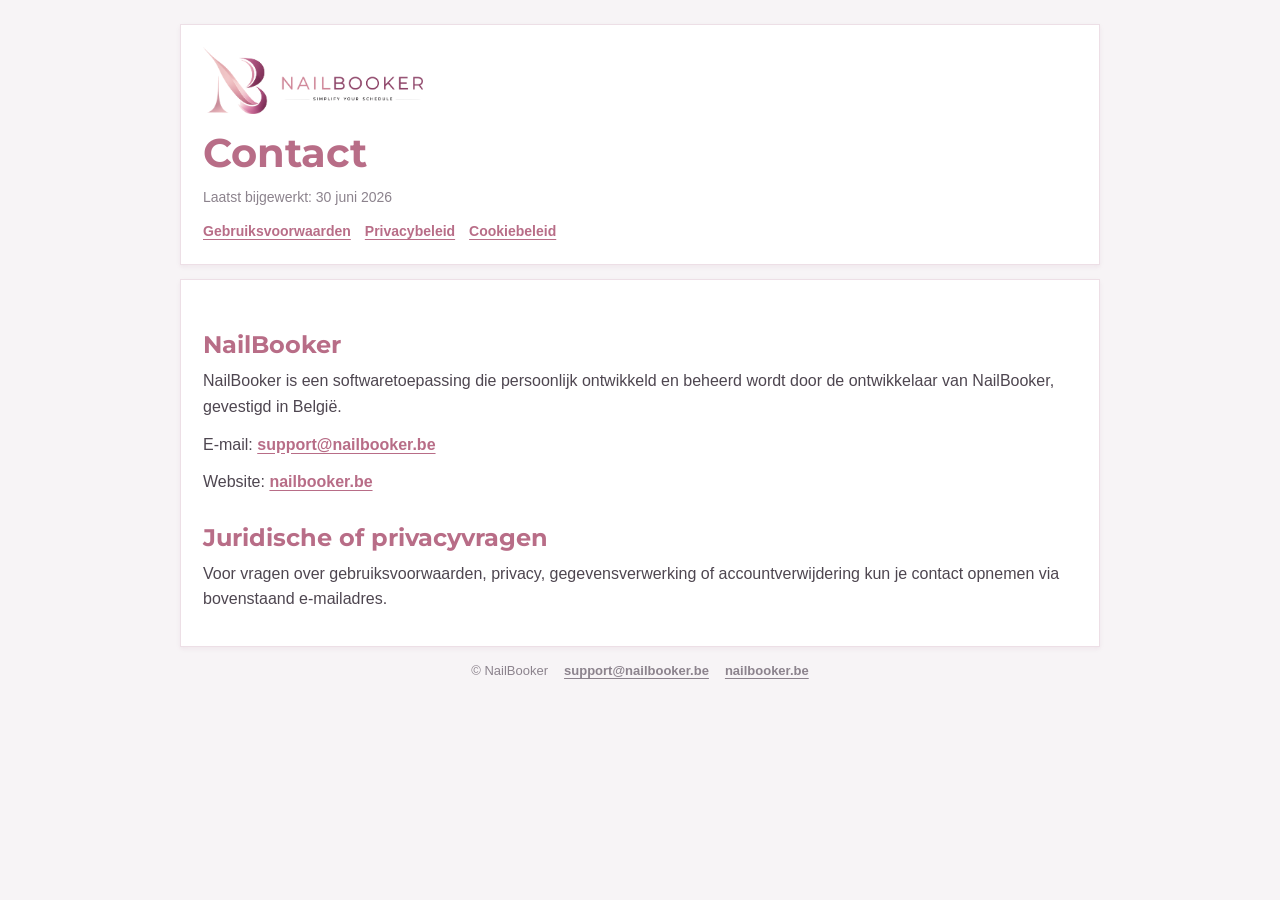
<file: contact.html>
<!DOCTYPE html>
<html lang="nl">
<head>
  <meta charset="UTF-8" />
  <meta name="viewport" content="width=device-width, initial-scale=1.0" />
  <link rel="preconnect" href="https://fonts.googleapis.com">
  <link rel="preconnect" href="https://fonts.gstatic.com" crossorigin>
  <link href="https://fonts.googleapis.com/css2?family=Montserrat:wght@400;600;700&display=swap" rel="stylesheet">
  <link rel="stylesheet" href="legal-template.css" />
  <title>Contact | NailBooker</title>
</head>
<body>
  <main class="legal-page">
    <div class="legal-shell">
      <header class="legal-header">
        <img class="legal-logo" src="img/logo-landscape.png" alt="NailBooker" />
        <h1>Contact</h1>
        <p class="legal-meta">Laatst bijgewerkt: 30 juni 2026</p>
        <nav class="legal-nav" aria-label="Juridische documenten">
          <a href="terms.html">Gebruiksvoorwaarden</a>
          <a href="privacy.html">Privacybeleid</a>
          <a href="cookies.html">Cookiebeleid</a>
        </nav>
      </header>
      <article class="legal-card">
        <h2>NailBooker</h2>
        <p>NailBooker is een softwaretoepassing die persoonlijk ontwikkeld en beheerd wordt door de ontwikkelaar van NailBooker, gevestigd in België.</p>
        <p>E-mail: <a href="mailto:support@nailbooker.be">support@nailbooker.be</a></p>
        <p>Website: <a href="https://nailbooker.be">nailbooker.be</a></p>

        <h2>Juridische of privacyvragen</h2>
        <p>Voor vragen over gebruiksvoorwaarden, privacy, gegevensverwerking of accountverwijdering kun je contact opnemen via bovenstaand e-mailadres.</p>
      </article>
      <footer class="legal-footer">
        <span>© NailBooker</span>
        <span><a href="mailto:support@nailbooker.be">support@nailbooker.be</a></span>
        <span><a href="https://nailbooker.be">nailbooker.be</a></span>
      </footer>
    </div>
  </main>
</body>
</html>
</file>
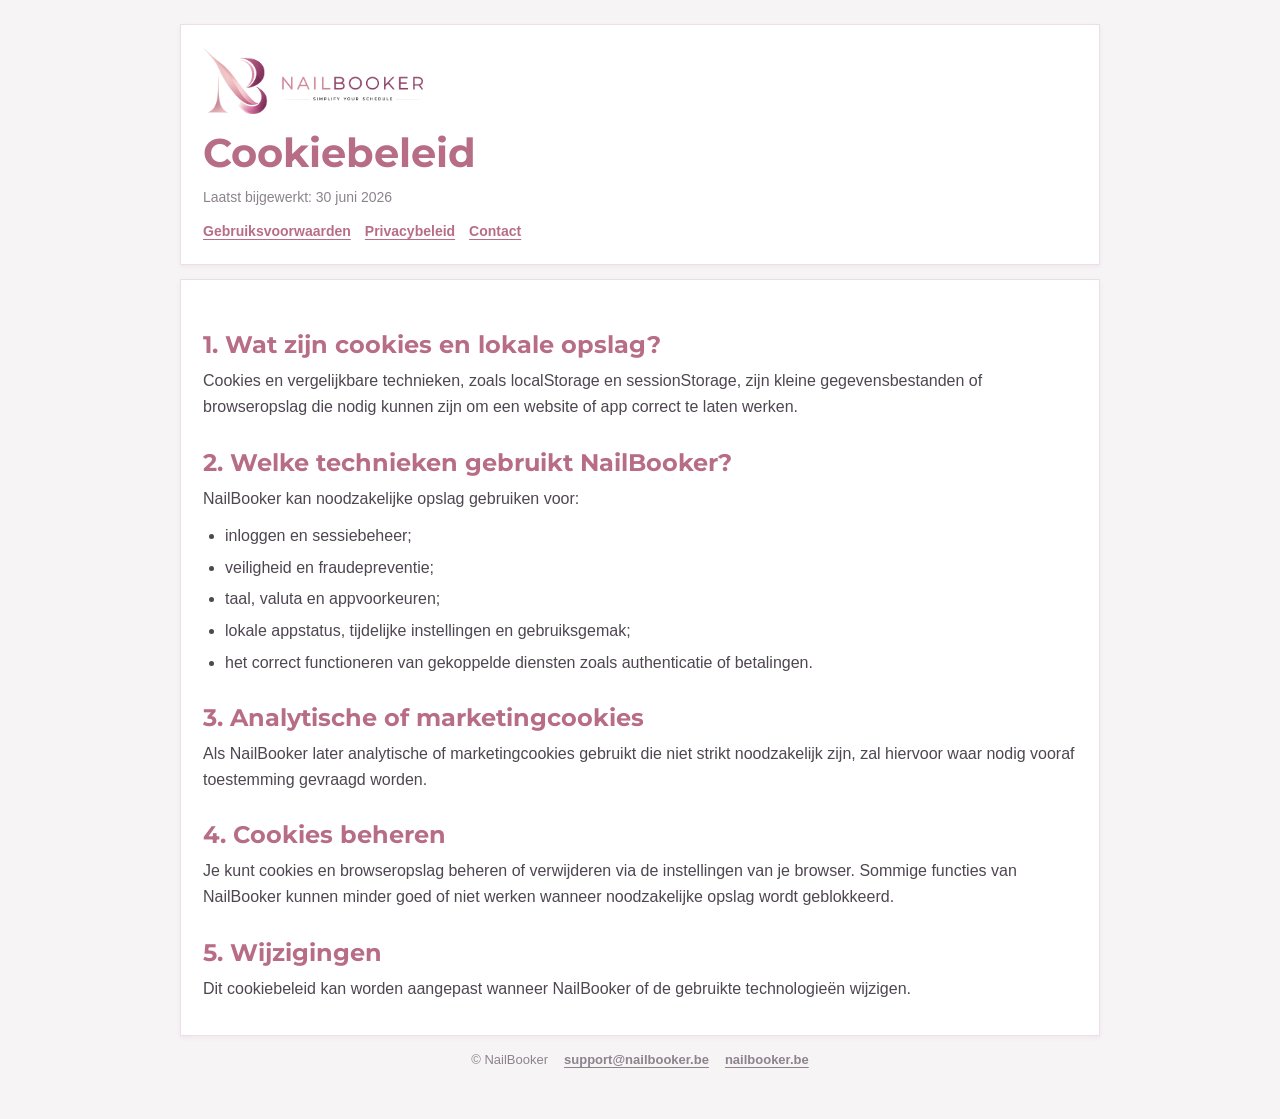
<file: cookies.html>
<!DOCTYPE html>
<html lang="nl">
<head>
  <meta charset="UTF-8" />
  <meta name="viewport" content="width=device-width, initial-scale=1.0" />
  <link rel="preconnect" href="https://fonts.googleapis.com">
  <link rel="preconnect" href="https://fonts.gstatic.com" crossorigin>
  <link href="https://fonts.googleapis.com/css2?family=Montserrat:wght@400;600;700&display=swap" rel="stylesheet">
  <link rel="stylesheet" href="legal-template.css" />
  <title>Cookiebeleid | NailBooker</title>
</head>
<body>
  <main class="legal-page">
    <div class="legal-shell">
      <header class="legal-header">
        <img class="legal-logo" src="img/logo-landscape.png" alt="NailBooker" />
        <h1>Cookiebeleid</h1>
        <p class="legal-meta">Laatst bijgewerkt: 30 juni 2026</p>
        <nav class="legal-nav" aria-label="Juridische documenten">
          <a href="terms.html">Gebruiksvoorwaarden</a>
          <a href="privacy.html">Privacybeleid</a>
          <a href="contact.html">Contact</a>
        </nav>
      </header>
      <article class="legal-card">
        <h2>1. Wat zijn cookies en lokale opslag?</h2>
        <p>Cookies en vergelijkbare technieken, zoals localStorage en sessionStorage, zijn kleine gegevensbestanden of browseropslag die nodig kunnen zijn om een website of app correct te laten werken.</p>

        <h2>2. Welke technieken gebruikt NailBooker?</h2>
        <p>NailBooker kan noodzakelijke opslag gebruiken voor:</p>
        <ul>
          <li>inloggen en sessiebeheer;</li>
          <li>veiligheid en fraudepreventie;</li>
          <li>taal, valuta en appvoorkeuren;</li>
          <li>lokale appstatus, tijdelijke instellingen en gebruiksgemak;</li>
          <li>het correct functioneren van gekoppelde diensten zoals authenticatie of betalingen.</li>
        </ul>

        <h2>3. Analytische of marketingcookies</h2>
        <p>Als NailBooker later analytische of marketingcookies gebruikt die niet strikt noodzakelijk zijn, zal hiervoor waar nodig vooraf toestemming gevraagd worden.</p>

        <h2>4. Cookies beheren</h2>
        <p>Je kunt cookies en browseropslag beheren of verwijderen via de instellingen van je browser. Sommige functies van NailBooker kunnen minder goed of niet werken wanneer noodzakelijke opslag wordt geblokkeerd.</p>

        <h2>5. Wijzigingen</h2>
        <p>Dit cookiebeleid kan worden aangepast wanneer NailBooker of de gebruikte technologieën wijzigen.</p>
      </article>
      <footer class="legal-footer">
        <span>© NailBooker</span>
        <span><a href="mailto:support@nailbooker.be">support@nailbooker.be</a></span>
        <span><a href="https://nailbooker.be">nailbooker.be</a></span>
      </footer>
    </div>
  </main>
</body>
</html>
</file>
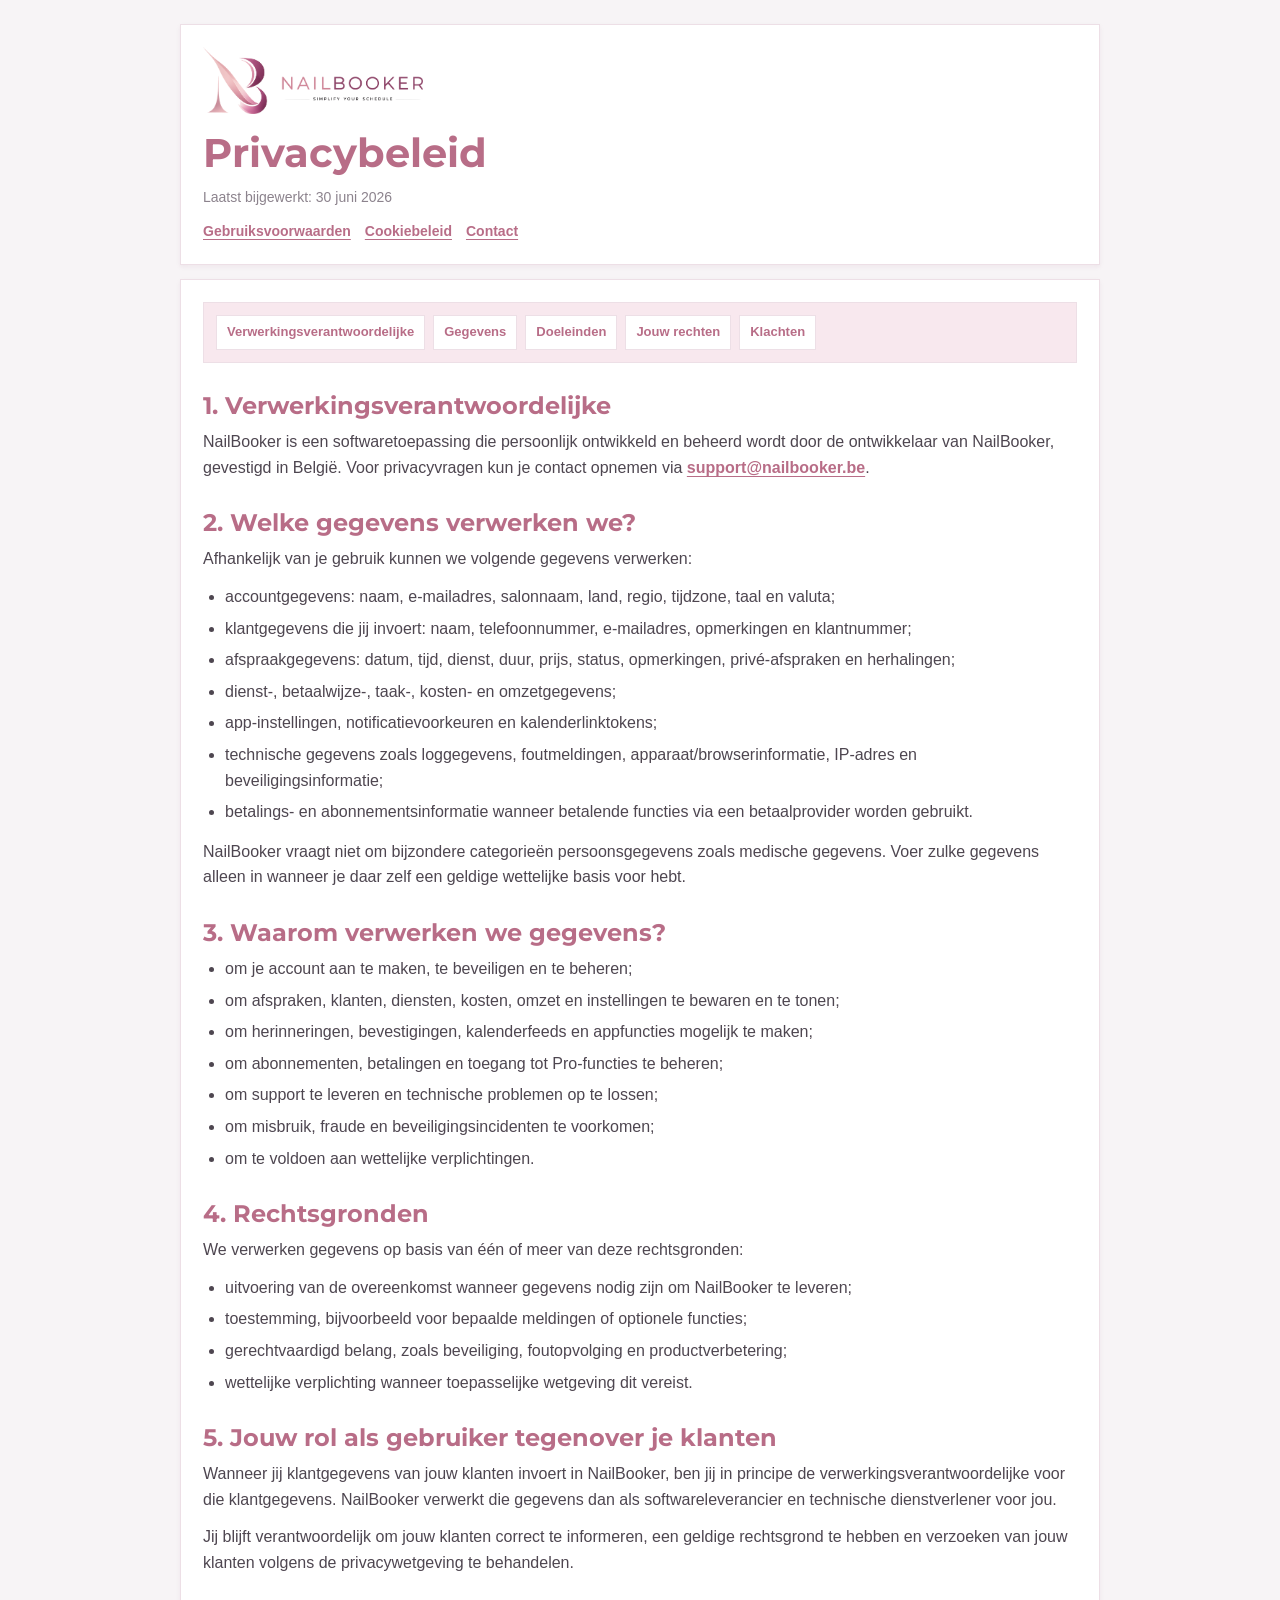
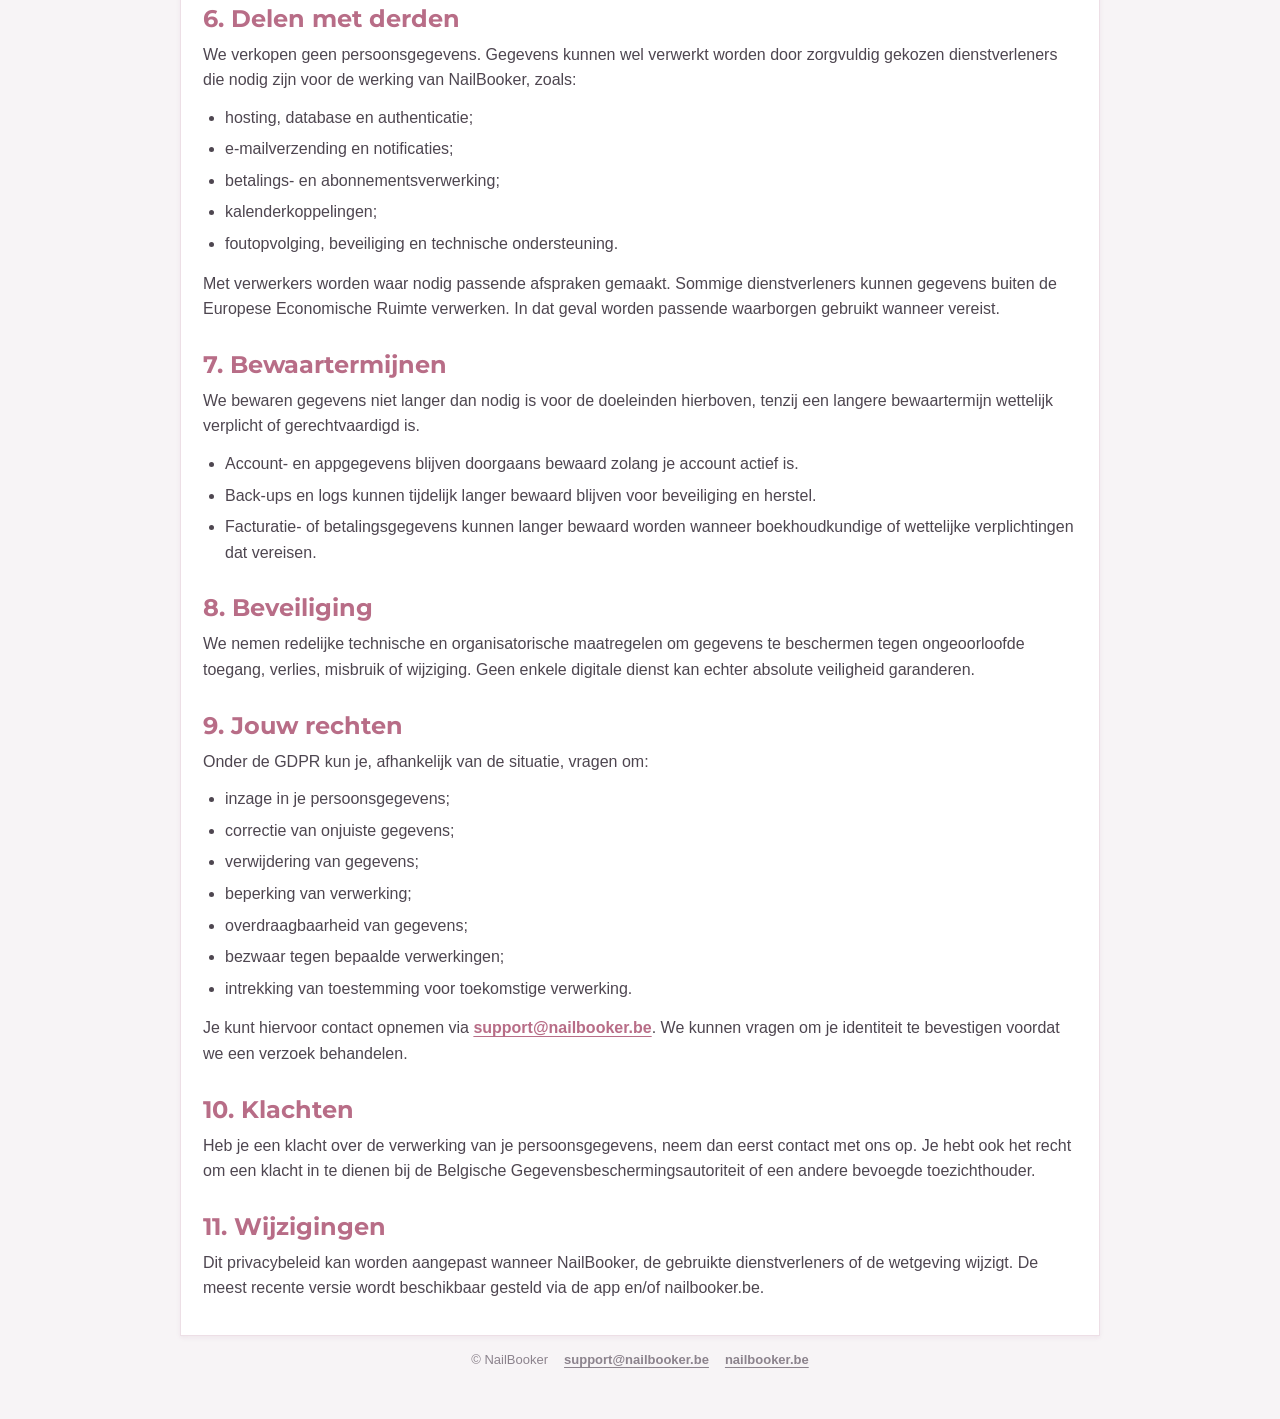
<file: privacy.html>
<!DOCTYPE html>
<html lang="nl">
<head>
  <meta charset="UTF-8" />
  <meta name="viewport" content="width=device-width, initial-scale=1.0" />
  <link rel="preconnect" href="https://fonts.googleapis.com">
  <link rel="preconnect" href="https://fonts.gstatic.com" crossorigin>
  <link href="https://fonts.googleapis.com/css2?family=Montserrat:wght@400;600;700&display=swap" rel="stylesheet">
  <link rel="stylesheet" href="legal-template.css" />
  <title>Privacybeleid | NailBooker</title>
</head>
<body>
  <main class="legal-page">
    <div class="legal-shell">
      <header class="legal-header">
        <img class="legal-logo" src="img/logo-landscape.png" alt="NailBooker" />
        <h1>Privacybeleid</h1>
        <p class="legal-meta">Laatst bijgewerkt: 30 juni 2026</p>
        <nav class="legal-nav" aria-label="Juridische documenten">
          <a href="terms.html">Gebruiksvoorwaarden</a>
          <a href="cookies.html">Cookiebeleid</a>
          <a href="contact.html">Contact</a>
        </nav>
      </header>
      <article class="legal-card">
        <nav class="legal-toc" aria-label="Inhoudsopgave">
          <a href="#verwerkingsverantwoordelijke">Verwerkingsverantwoordelijke</a>
          <a href="#gegevens">Gegevens</a>
          <a href="#doeleinden">Doeleinden</a>
          <a href="#rechten">Jouw rechten</a>
          <a href="#klachten">Klachten</a>
        </nav>

        <h2 id="verwerkingsverantwoordelijke">1. Verwerkingsverantwoordelijke</h2>
        <p>NailBooker is een softwaretoepassing die persoonlijk ontwikkeld en beheerd wordt door de ontwikkelaar van NailBooker, gevestigd in België. Voor privacyvragen kun je contact opnemen via <a href="mailto:support@nailbooker.be">support@nailbooker.be</a>.</p>

        <h2 id="gegevens">2. Welke gegevens verwerken we?</h2>
        <p>Afhankelijk van je gebruik kunnen we volgende gegevens verwerken:</p>
        <ul>
          <li>accountgegevens: naam, e-mailadres, salonnaam, land, regio, tijdzone, taal en valuta;</li>
          <li>klantgegevens die jij invoert: naam, telefoonnummer, e-mailadres, opmerkingen en klantnummer;</li>
          <li>afspraakgegevens: datum, tijd, dienst, duur, prijs, status, opmerkingen, privé-afspraken en herhalingen;</li>
          <li>dienst-, betaalwijze-, taak-, kosten- en omzetgegevens;</li>
          <li>app-instellingen, notificatievoorkeuren en kalenderlinktokens;</li>
          <li>technische gegevens zoals loggegevens, foutmeldingen, apparaat/browserinformatie, IP-adres en beveiligingsinformatie;</li>
          <li>betalings- en abonnementsinformatie wanneer betalende functies via een betaalprovider worden gebruikt.</li>
        </ul>
        <p>NailBooker vraagt niet om bijzondere categorieën persoonsgegevens zoals medische gegevens. Voer zulke gegevens alleen in wanneer je daar zelf een geldige wettelijke basis voor hebt.</p>

        <h2 id="doeleinden">3. Waarom verwerken we gegevens?</h2>
        <ul>
          <li>om je account aan te maken, te beveiligen en te beheren;</li>
          <li>om afspraken, klanten, diensten, kosten, omzet en instellingen te bewaren en te tonen;</li>
          <li>om herinneringen, bevestigingen, kalenderfeeds en appfuncties mogelijk te maken;</li>
          <li>om abonnementen, betalingen en toegang tot Pro-functies te beheren;</li>
          <li>om support te leveren en technische problemen op te lossen;</li>
          <li>om misbruik, fraude en beveiligingsincidenten te voorkomen;</li>
          <li>om te voldoen aan wettelijke verplichtingen.</li>
        </ul>

        <h2>4. Rechtsgronden</h2>
        <p>We verwerken gegevens op basis van één of meer van deze rechtsgronden:</p>
        <ul>
          <li>uitvoering van de overeenkomst wanneer gegevens nodig zijn om NailBooker te leveren;</li>
          <li>toestemming, bijvoorbeeld voor bepaalde meldingen of optionele functies;</li>
          <li>gerechtvaardigd belang, zoals beveiliging, foutopvolging en productverbetering;</li>
          <li>wettelijke verplichting wanneer toepasselijke wetgeving dit vereist.</li>
        </ul>

        <h2>5. Jouw rol als gebruiker tegenover je klanten</h2>
        <p>Wanneer jij klantgegevens van jouw klanten invoert in NailBooker, ben jij in principe de verwerkingsverantwoordelijke voor die klantgegevens. NailBooker verwerkt die gegevens dan als softwareleverancier en technische dienstverlener voor jou.</p>
        <p>Jij blijft verantwoordelijk om jouw klanten correct te informeren, een geldige rechtsgrond te hebben en verzoeken van jouw klanten volgens de privacywetgeving te behandelen.</p>

        <h2>6. Delen met derden</h2>
        <p>We verkopen geen persoonsgegevens. Gegevens kunnen wel verwerkt worden door zorgvuldig gekozen dienstverleners die nodig zijn voor de werking van NailBooker, zoals:</p>
        <ul>
          <li>hosting, database en authenticatie;</li>
          <li>e-mailverzending en notificaties;</li>
          <li>betalings- en abonnementsverwerking;</li>
          <li>kalenderkoppelingen;</li>
          <li>foutopvolging, beveiliging en technische ondersteuning.</li>
        </ul>
        <p>Met verwerkers worden waar nodig passende afspraken gemaakt. Sommige dienstverleners kunnen gegevens buiten de Europese Economische Ruimte verwerken. In dat geval worden passende waarborgen gebruikt wanneer vereist.</p>

        <h2>7. Bewaartermijnen</h2>
        <p>We bewaren gegevens niet langer dan nodig is voor de doeleinden hierboven, tenzij een langere bewaartermijn wettelijk verplicht of gerechtvaardigd is.</p>
        <ul>
          <li>Account- en appgegevens blijven doorgaans bewaard zolang je account actief is.</li>
          <li>Back-ups en logs kunnen tijdelijk langer bewaard blijven voor beveiliging en herstel.</li>
          <li>Facturatie- of betalingsgegevens kunnen langer bewaard worden wanneer boekhoudkundige of wettelijke verplichtingen dat vereisen.</li>
        </ul>

        <h2>8. Beveiliging</h2>
        <p>We nemen redelijke technische en organisatorische maatregelen om gegevens te beschermen tegen ongeoorloofde toegang, verlies, misbruik of wijziging. Geen enkele digitale dienst kan echter absolute veiligheid garanderen.</p>

        <h2 id="rechten">9. Jouw rechten</h2>
        <p>Onder de GDPR kun je, afhankelijk van de situatie, vragen om:</p>
        <ul>
          <li>inzage in je persoonsgegevens;</li>
          <li>correctie van onjuiste gegevens;</li>
          <li>verwijdering van gegevens;</li>
          <li>beperking van verwerking;</li>
          <li>overdraagbaarheid van gegevens;</li>
          <li>bezwaar tegen bepaalde verwerkingen;</li>
          <li>intrekking van toestemming voor toekomstige verwerking.</li>
        </ul>
        <p>Je kunt hiervoor contact opnemen via <a href="mailto:support@nailbooker.be">support@nailbooker.be</a>. We kunnen vragen om je identiteit te bevestigen voordat we een verzoek behandelen.</p>

        <h2 id="klachten">10. Klachten</h2>
        <p>Heb je een klacht over de verwerking van je persoonsgegevens, neem dan eerst contact met ons op. Je hebt ook het recht om een klacht in te dienen bij de Belgische Gegevensbeschermingsautoriteit of een andere bevoegde toezichthouder.</p>

        <h2>11. Wijzigingen</h2>
        <p>Dit privacybeleid kan worden aangepast wanneer NailBooker, de gebruikte dienstverleners of de wetgeving wijzigt. De meest recente versie wordt beschikbaar gesteld via de app en/of nailbooker.be.</p>
      </article>
      <footer class="legal-footer">
        <span>© NailBooker</span>
        <span><a href="mailto:support@nailbooker.be">support@nailbooker.be</a></span>
        <span><a href="https://nailbooker.be">nailbooker.be</a></span>
      </footer>
    </div>
  </main>
</body>
</html>
</file>
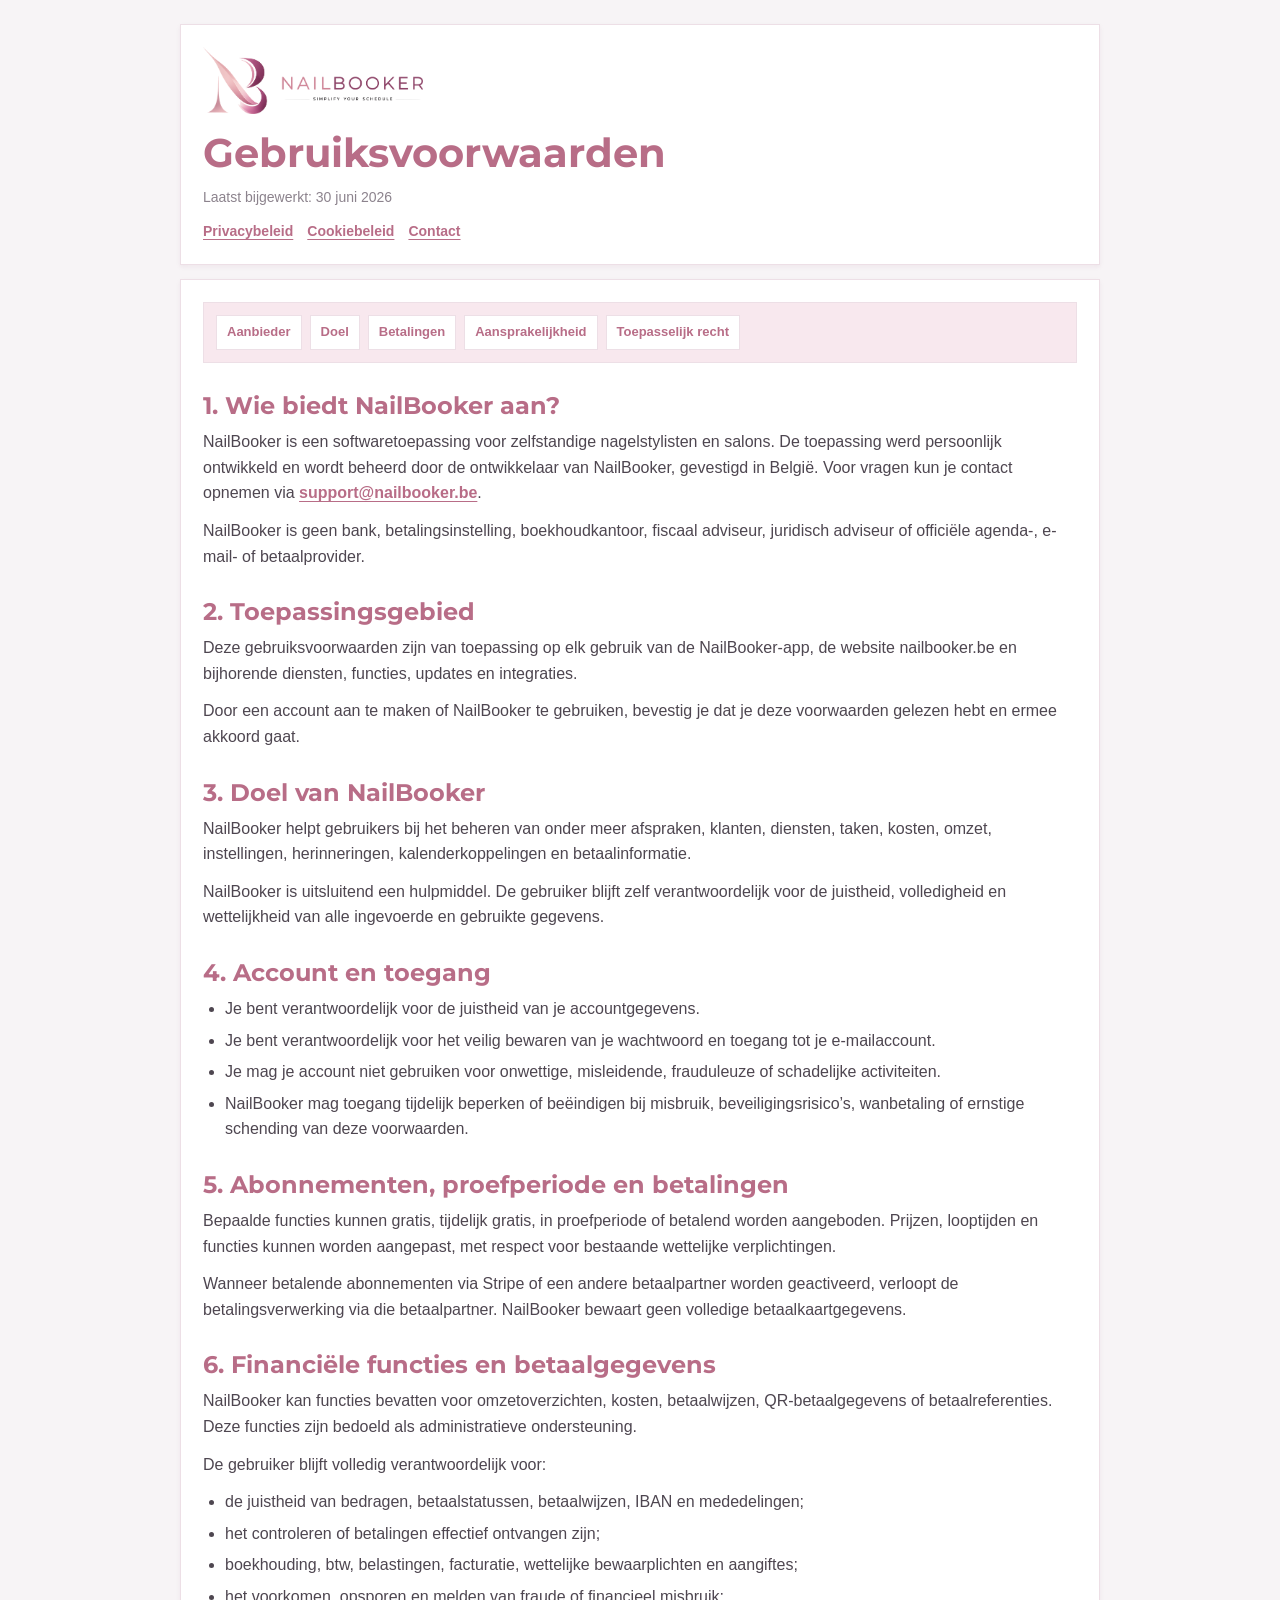
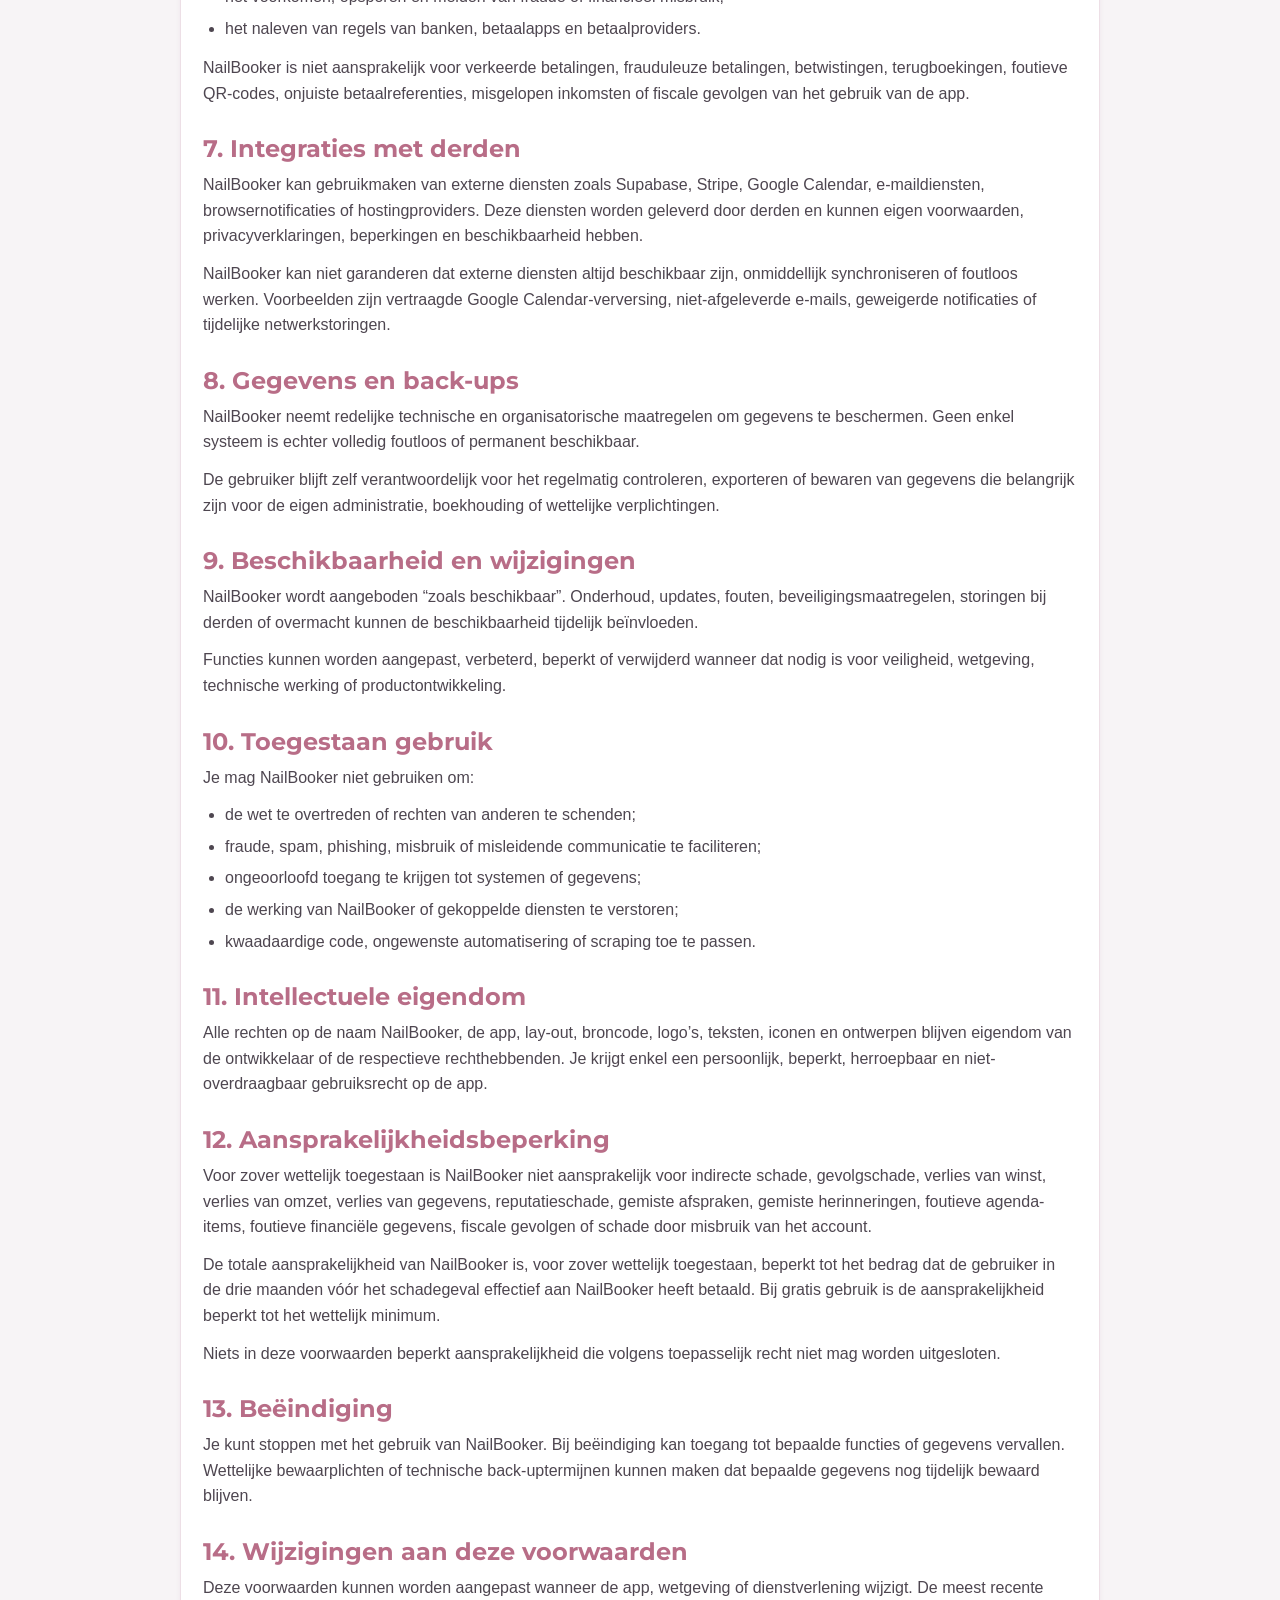
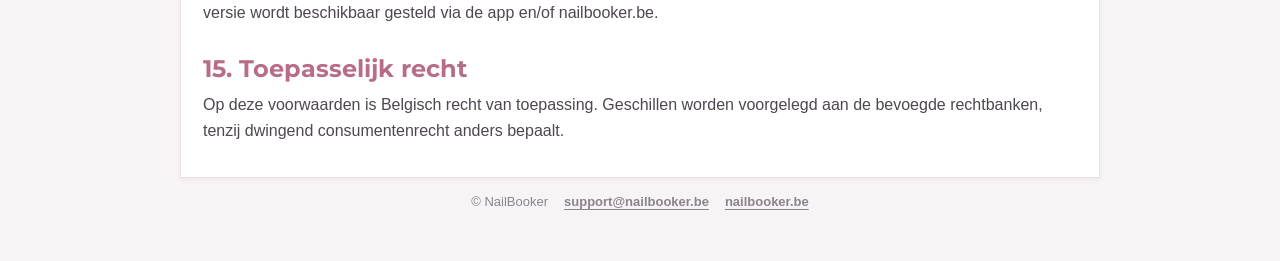
<file: terms.html>
<!DOCTYPE html>
<html lang="nl">
<head>
  <meta charset="UTF-8" />
  <meta name="viewport" content="width=device-width, initial-scale=1.0" />
  <link rel="preconnect" href="https://fonts.googleapis.com">
  <link rel="preconnect" href="https://fonts.gstatic.com" crossorigin>
  <link href="https://fonts.googleapis.com/css2?family=Montserrat:wght@400;600;700&display=swap" rel="stylesheet">
  <link rel="stylesheet" href="legal-template.css" />
  <title>Gebruiksvoorwaarden | NailBooker</title>
</head>
<body>
  <main class="legal-page">
    <div class="legal-shell">
      <header class="legal-header">
        <img class="legal-logo" src="img/logo-landscape.png" alt="NailBooker" />
        <h1>Gebruiksvoorwaarden</h1>
        <p class="legal-meta">Laatst bijgewerkt: 30 juni 2026</p>
        <nav class="legal-nav" aria-label="Juridische documenten">
          <a href="privacy.html">Privacybeleid</a>
          <a href="cookies.html">Cookiebeleid</a>
          <a href="contact.html">Contact</a>
        </nav>
      </header>
      <article class="legal-card">
        <nav class="legal-toc" aria-label="Inhoudsopgave">
          <a href="#aanbieder">Aanbieder</a>
          <a href="#doel">Doel</a>
          <a href="#betalingen">Betalingen</a>
          <a href="#aansprakelijkheid">Aansprakelijkheid</a>
          <a href="#recht">Toepasselijk recht</a>
        </nav>

        <h2 id="aanbieder">1. Wie biedt NailBooker aan?</h2>
        <p>NailBooker is een softwaretoepassing voor zelfstandige nagelstylisten en salons. De toepassing werd persoonlijk ontwikkeld en wordt beheerd door de ontwikkelaar van NailBooker, gevestigd in België. Voor vragen kun je contact opnemen via <a href="mailto:support@nailbooker.be">support@nailbooker.be</a>.</p>
        <p>NailBooker is geen bank, betalingsinstelling, boekhoudkantoor, fiscaal adviseur, juridisch adviseur of officiële agenda-, e-mail- of betaalprovider.</p>

        <h2>2. Toepassingsgebied</h2>
        <p>Deze gebruiksvoorwaarden zijn van toepassing op elk gebruik van de NailBooker-app, de website nailbooker.be en bijhorende diensten, functies, updates en integraties.</p>
        <p>Door een account aan te maken of NailBooker te gebruiken, bevestig je dat je deze voorwaarden gelezen hebt en ermee akkoord gaat.</p>

        <h2 id="doel">3. Doel van NailBooker</h2>
        <p>NailBooker helpt gebruikers bij het beheren van onder meer afspraken, klanten, diensten, taken, kosten, omzet, instellingen, herinneringen, kalenderkoppelingen en betaalinformatie.</p>
        <p>NailBooker is uitsluitend een hulpmiddel. De gebruiker blijft zelf verantwoordelijk voor de juistheid, volledigheid en wettelijkheid van alle ingevoerde en gebruikte gegevens.</p>

        <h2>4. Account en toegang</h2>
        <ul>
          <li>Je bent verantwoordelijk voor de juistheid van je accountgegevens.</li>
          <li>Je bent verantwoordelijk voor het veilig bewaren van je wachtwoord en toegang tot je e-mailaccount.</li>
          <li>Je mag je account niet gebruiken voor onwettige, misleidende, frauduleuze of schadelijke activiteiten.</li>
          <li>NailBooker mag toegang tijdelijk beperken of beëindigen bij misbruik, beveiligingsrisico’s, wanbetaling of ernstige schending van deze voorwaarden.</li>
        </ul>

        <h2>5. Abonnementen, proefperiode en betalingen</h2>
        <p>Bepaalde functies kunnen gratis, tijdelijk gratis, in proefperiode of betalend worden aangeboden. Prijzen, looptijden en functies kunnen worden aangepast, met respect voor bestaande wettelijke verplichtingen.</p>
        <p>Wanneer betalende abonnementen via Stripe of een andere betaalpartner worden geactiveerd, verloopt de betalingsverwerking via die betaalpartner. NailBooker bewaart geen volledige betaalkaartgegevens.</p>

        <h2>6. Financiële functies en betaalgegevens</h2>
        <p>NailBooker kan functies bevatten voor omzetoverzichten, kosten, betaalwijzen, QR-betaalgegevens of betaalreferenties. Deze functies zijn bedoeld als administratieve ondersteuning.</p>
        <p>De gebruiker blijft volledig verantwoordelijk voor:</p>
        <ul>
          <li>de juistheid van bedragen, betaalstatussen, betaalwijzen, IBAN en mededelingen;</li>
          <li>het controleren of betalingen effectief ontvangen zijn;</li>
          <li>boekhouding, btw, belastingen, facturatie, wettelijke bewaarplichten en aangiftes;</li>
          <li>het voorkomen, opsporen en melden van fraude of financieel misbruik;</li>
          <li>het naleven van regels van banken, betaalapps en betaalproviders.</li>
        </ul>
        <p>NailBooker is niet aansprakelijk voor verkeerde betalingen, frauduleuze betalingen, betwistingen, terugboekingen, foutieve QR-codes, onjuiste betaalreferenties, misgelopen inkomsten of fiscale gevolgen van het gebruik van de app.</p>

        <h2>7. Integraties met derden</h2>
        <p>NailBooker kan gebruikmaken van externe diensten zoals Supabase, Stripe, Google Calendar, e-maildiensten, browsernotificaties of hostingproviders. Deze diensten worden geleverd door derden en kunnen eigen voorwaarden, privacyverklaringen, beperkingen en beschikbaarheid hebben.</p>
        <p>NailBooker kan niet garanderen dat externe diensten altijd beschikbaar zijn, onmiddellijk synchroniseren of foutloos werken. Voorbeelden zijn vertraagde Google Calendar-verversing, niet-afgeleverde e-mails, geweigerde notificaties of tijdelijke netwerkstoringen.</p>

        <h2>8. Gegevens en back-ups</h2>
        <p>NailBooker neemt redelijke technische en organisatorische maatregelen om gegevens te beschermen. Geen enkel systeem is echter volledig foutloos of permanent beschikbaar.</p>
        <p>De gebruiker blijft zelf verantwoordelijk voor het regelmatig controleren, exporteren of bewaren van gegevens die belangrijk zijn voor de eigen administratie, boekhouding of wettelijke verplichtingen.</p>

        <h2>9. Beschikbaarheid en wijzigingen</h2>
        <p>NailBooker wordt aangeboden “zoals beschikbaar”. Onderhoud, updates, fouten, beveiligingsmaatregelen, storingen bij derden of overmacht kunnen de beschikbaarheid tijdelijk beïnvloeden.</p>
        <p>Functies kunnen worden aangepast, verbeterd, beperkt of verwijderd wanneer dat nodig is voor veiligheid, wetgeving, technische werking of productontwikkeling.</p>

        <h2>10. Toegestaan gebruik</h2>
        <p>Je mag NailBooker niet gebruiken om:</p>
        <ul>
          <li>de wet te overtreden of rechten van anderen te schenden;</li>
          <li>fraude, spam, phishing, misbruik of misleidende communicatie te faciliteren;</li>
          <li>ongeoorloofd toegang te krijgen tot systemen of gegevens;</li>
          <li>de werking van NailBooker of gekoppelde diensten te verstoren;</li>
          <li>kwaadaardige code, ongewenste automatisering of scraping toe te passen.</li>
        </ul>

        <h2>11. Intellectuele eigendom</h2>
        <p>Alle rechten op de naam NailBooker, de app, lay-out, broncode, logo’s, teksten, iconen en ontwerpen blijven eigendom van de ontwikkelaar of de respectieve rechthebbenden. Je krijgt enkel een persoonlijk, beperkt, herroepbaar en niet-overdraagbaar gebruiksrecht op de app.</p>

        <h2 id="aansprakelijkheid">12. Aansprakelijkheidsbeperking</h2>
        <p>Voor zover wettelijk toegestaan is NailBooker niet aansprakelijk voor indirecte schade, gevolgschade, verlies van winst, verlies van omzet, verlies van gegevens, reputatieschade, gemiste afspraken, gemiste herinneringen, foutieve agenda-items, foutieve financiële gegevens, fiscale gevolgen of schade door misbruik van het account.</p>
        <p>De totale aansprakelijkheid van NailBooker is, voor zover wettelijk toegestaan, beperkt tot het bedrag dat de gebruiker in de drie maanden vóór het schadegeval effectief aan NailBooker heeft betaald. Bij gratis gebruik is de aansprakelijkheid beperkt tot het wettelijk minimum.</p>
        <p>Niets in deze voorwaarden beperkt aansprakelijkheid die volgens toepasselijk recht niet mag worden uitgesloten.</p>

        <h2>13. Beëindiging</h2>
        <p>Je kunt stoppen met het gebruik van NailBooker. Bij beëindiging kan toegang tot bepaalde functies of gegevens vervallen. Wettelijke bewaarplichten of technische back-uptermijnen kunnen maken dat bepaalde gegevens nog tijdelijk bewaard blijven.</p>

        <h2>14. Wijzigingen aan deze voorwaarden</h2>
        <p>Deze voorwaarden kunnen worden aangepast wanneer de app, wetgeving of dienstverlening wijzigt. De meest recente versie wordt beschikbaar gesteld via de app en/of nailbooker.be.</p>

        <h2 id="recht">15. Toepasselijk recht</h2>
        <p>Op deze voorwaarden is Belgisch recht van toepassing. Geschillen worden voorgelegd aan de bevoegde rechtbanken, tenzij dwingend consumentenrecht anders bepaalt.</p>
      </article>
      <footer class="legal-footer">
        <span>© NailBooker</span>
        <span><a href="mailto:support@nailbooker.be">support@nailbooker.be</a></span>
        <span><a href="https://nailbooker.be">nailbooker.be</a></span>
      </footer>
    </div>
  </main>
</body>
</html>
</file>
<file: legal-template.css>
:root {
  --bg: #f7f4f6;
  --card: #ffffff;
  --line: #eddfe6;
  --primary: #d991ab;
  --primary-dark: #b86d87;
  --primary-soft: #f8e8ee;
  --text: #4e4650;
  --muted: #8c838d;
}
* { box-sizing: border-box; }
html, body { margin: 0; font-family: Arial, Helvetica, sans-serif; background: var(--bg); color: var(--text); line-height: 1.6; }
.legal-page { min-height: 100vh; padding: 24px 14px 48px; }
.legal-shell { width: min(920px, 100%); margin: 0 auto; }
.legal-header, .legal-card { background: var(--card); border: 1px solid var(--line); box-shadow: 0 2px 4px rgba(170, 120, 145, 0.10); }
.legal-header { padding: 22px; margin-bottom: 14px; }
.legal-logo { max-width: 220px; width: 70%; height: auto; display: block; margin-bottom: 14px; }
h1, h2, h3 { font-family: 'Montserrat', Arial, Helvetica, sans-serif; color: var(--primary-dark); line-height: 1.25; }
h1 { margin: 0 0 8px; font-size: clamp(26px, 5vw, 40px); font-weight: 700; }
h2 { margin: 28px 0 8px; font-size: clamp(18px, 3.5vw, 24px); }
h3 { margin: 20px 0 6px; font-size: 17px; }
p { margin: 0 0 12px; }
ul { margin: 0 0 14px; padding-left: 22px; }
li + li { margin-top: 6px; }
a { color: var(--primary-dark); font-weight: 700; text-decoration: underline; text-underline-offset: 3px; }
.legal-card { padding: 22px; }
.legal-meta { color: var(--muted); font-size: 14px; }
.legal-note { background: var(--primary-soft); border: 1px solid var(--line); padding: 14px; margin: 16px 0; }
.legal-nav { display: flex; flex-wrap: wrap; gap: 8px 14px; margin-top: 12px; font-size: 14px; }
.legal-toc {
  display: flex;
  flex-wrap: wrap;
  gap: 8px;
  padding: 12px;
  margin: 0 0 18px;
  background: var(--primary-soft);
  border: 1px solid var(--line);
}
.legal-toc a {
  display: inline-flex;
  align-items: center;
  min-height: 34px;
  padding: 6px 10px;
  background: #ffffff;
  border: 1px solid var(--line);
  text-decoration: none;
  font-size: 13px;
}
.legal-footer {
  display: flex;
  flex-wrap: wrap;
  align-items: center;
  justify-content: center;
  gap: 6px 16px;
  margin-top: 14px;
  color: var(--muted);
  font-size: 13px;
  text-align: center;
}
.legal-footer a {
  color: inherit;
  font-weight: 600;
}
html { scroll-behavior: smooth; }
@media (max-width: 520px) { .legal-page { padding: 12px 8px 36px; } .legal-header, .legal-card { padding: 16px; } }
</file>
